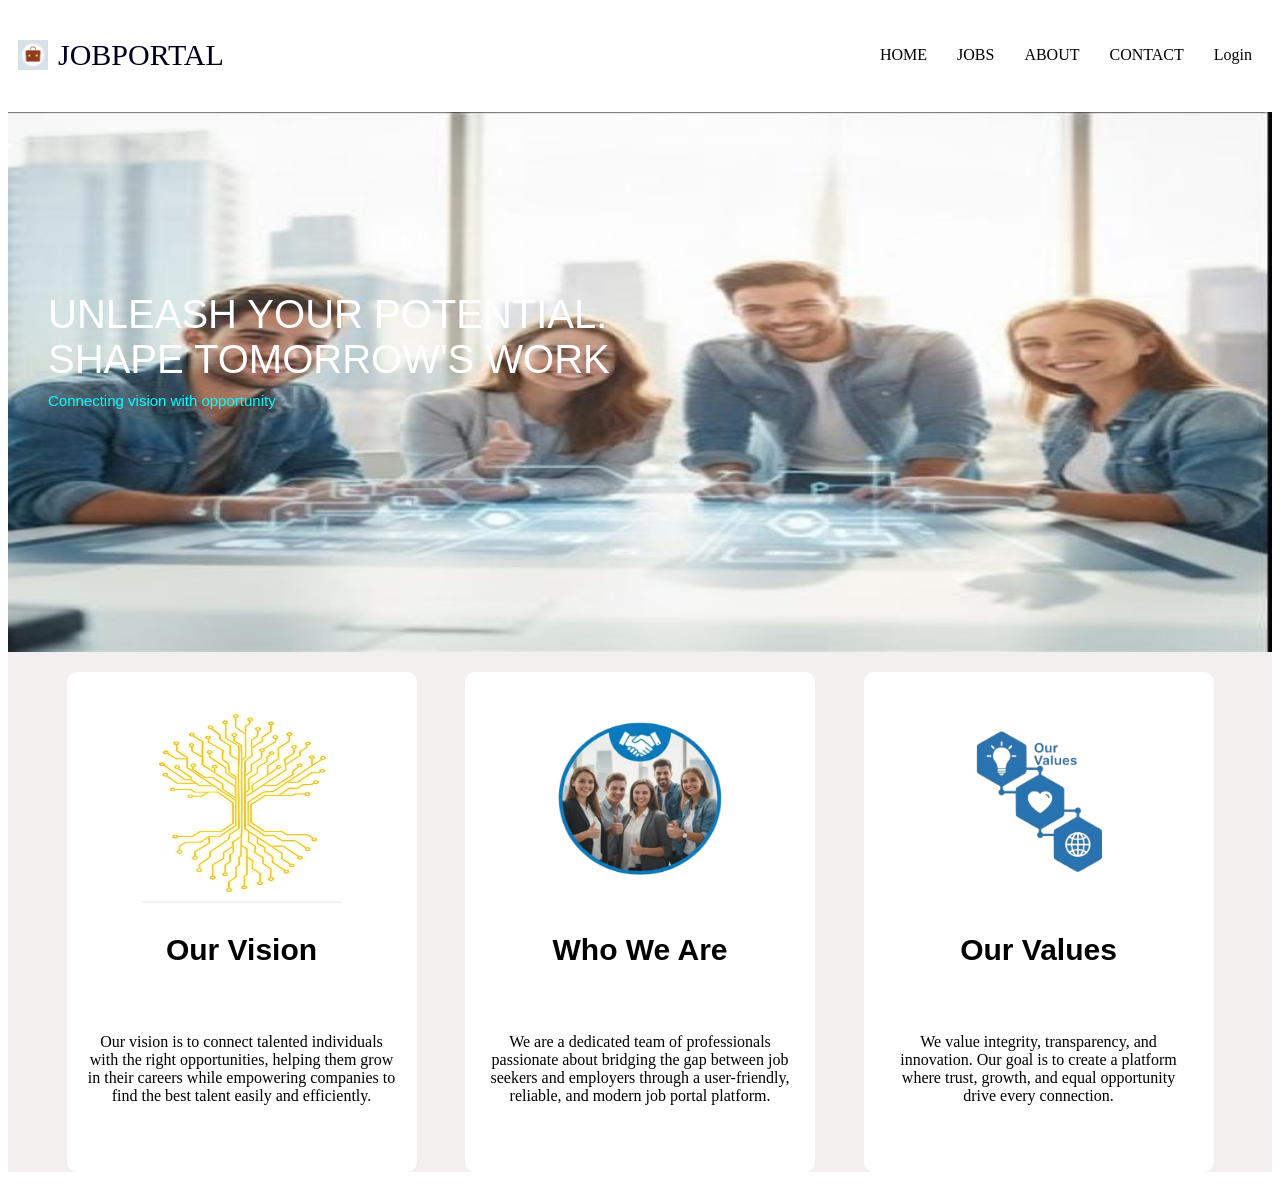
<file: aboutus.html>
<!DOCTYPE html>
<html lang="en">
<head>
    <meta charset="UTF-8">
    <meta name="viewport" content="width=device-width, initial-scale=1.0">
    <title>About Us</title>
    <link rel="stylesheet" href="css/aboutus.css">
</head>
<body>
    <header>
            <div class="header-div">
            <div class="headerist-div">
                <img src="images/office-bag-briefcase-icon-business-concept-flat-vector-23217046.jpg" height="30px">
                <p class="heading">JOBPORTAL</p>
            </div>
            <div class="header2nd-div">
                <a href="index.html">HOME</a>
                <a href="joblisting.html">JOBS</a>
                <a href="aboutus.html">ABOUT</a>
                <a href="contactus.html">CONTACT</a>
                <a href="login.html" id="loginButton">Login</a>
            </div>
        </div>
</header>
        <main>
              <div class="main1st-div">
            <img src="images/aboutus.jpg" class="header-img">
            <p class="para">UNLEASH YOUR POTENTIAL.<br>SHAPE TOMORROW'S WORK</p>        
            <p class="subheading">Connecting vision with opportunity</p>
        </div>
            <div class="container">
                <div class="cards">
<img src="images/card1.jpg" class="card-img">
<p class="card-heading">Our Vision</p>
<p class="cardContent">Our vision is to connect talented individuals with the right opportunities, helping them grow in their careers while empowering companies to find the best talent easily and efficiently.</p>
                </div>
                  <div class="cards">
<img src="images/card2.png" class="card-img">
<p class="card-heading">Who We Are</p>
<p class="cardContent">We are a dedicated team of professionals passionate about bridging the gap between job seekers and employers through a user-friendly, reliable, and modern job portal platform.</p>                </div>
                  <div class="cards">
<img src="images/card3.png" class="card-img">
<p class="card-heading">Our Values</p>
<p class="cardContent">We value integrity, transparency, and innovation. Our goal is to create a platform where trust, growth, and equal opportunity drive every connection.</p>
                </div>
            </div>
        </main>
</body>
</html>
</file>
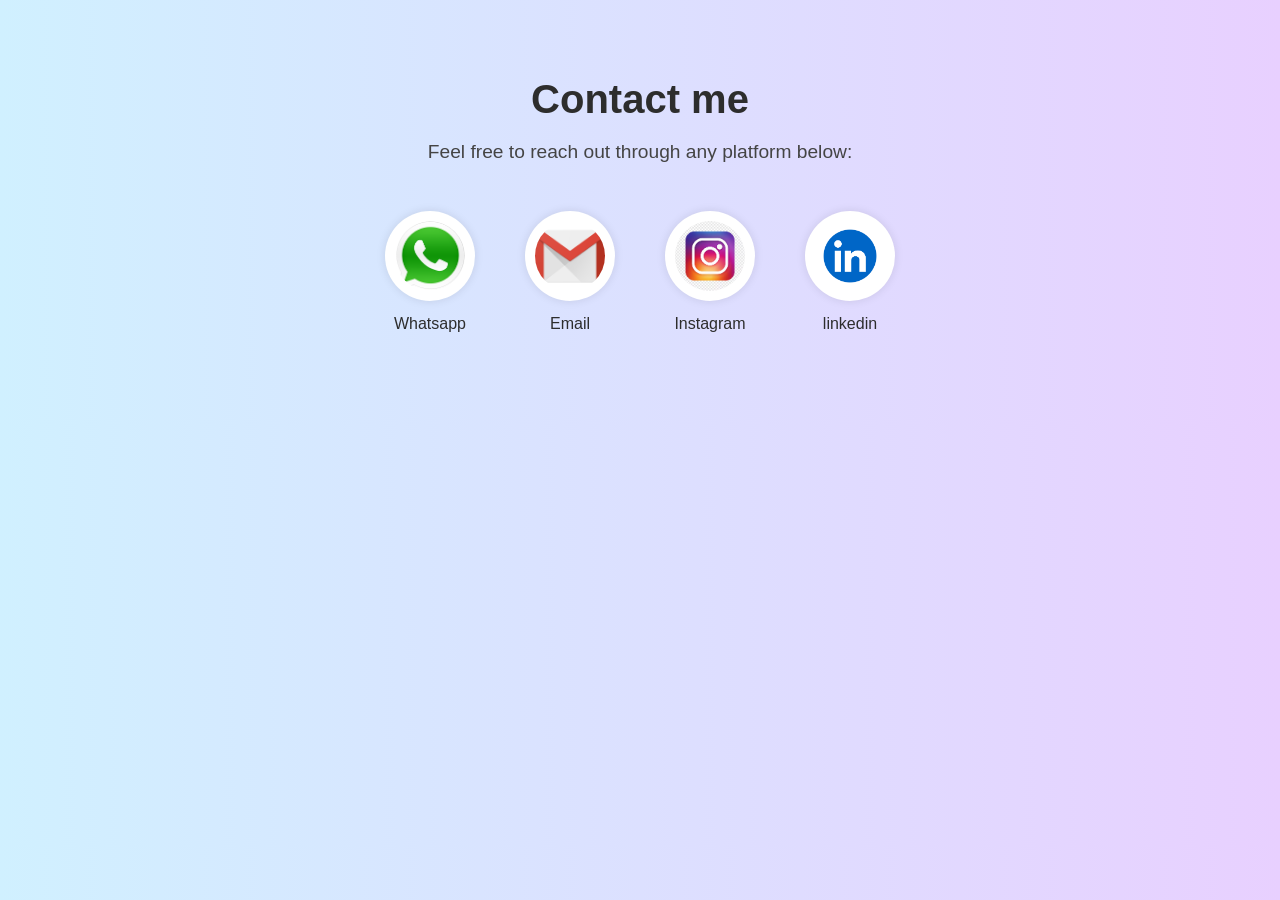
<file: contactus.html>
<!DOCTYPE html>
<html lang="en">
<head>
    <meta charset="UTF-8">
    <meta name="viewport" content="width=device-width, initial-scale=1.0">
    <title>contact us</title>
    <link rel="stylesheet" href="css/contact.css">
</head>
<body>
    <header>
        <h1>Contact me</h1>
        <p>Feel free to reach out through any platform below:</p>
    </header>
    <br>
    <main>
        <div class="contact-icons">
        <div class="icon-box">
            <a href="https://wa.me/919478922753" target="_blank"><img src="images/contact1.png">
</a>
            <p>Whatsapp</p>
        </div>
        <div class="icon-box">
            <a href="mailto:maneshwar.sharma07@gmail.com" target="_blank"><img src="images/gmail.webp">
</a>
        <p>Email</p>
        </div>
        <div class="icon-box">
            <a href="https://www.instagram.com/maneshwar.sharma07" target="_blank"><img src="images/instagram.jpg">
</a>
            <p>Instagram</p>
        </div>
        <div class="icon-box">
            <a href="https://www.linkedin.com/in/maneshwar-sharma" target="_blank"><img src="images/linkedin.webp">
</a>
            <p>linkedin</p>
        </div>
          </div>
    </main>
</body>
</html>
</file>
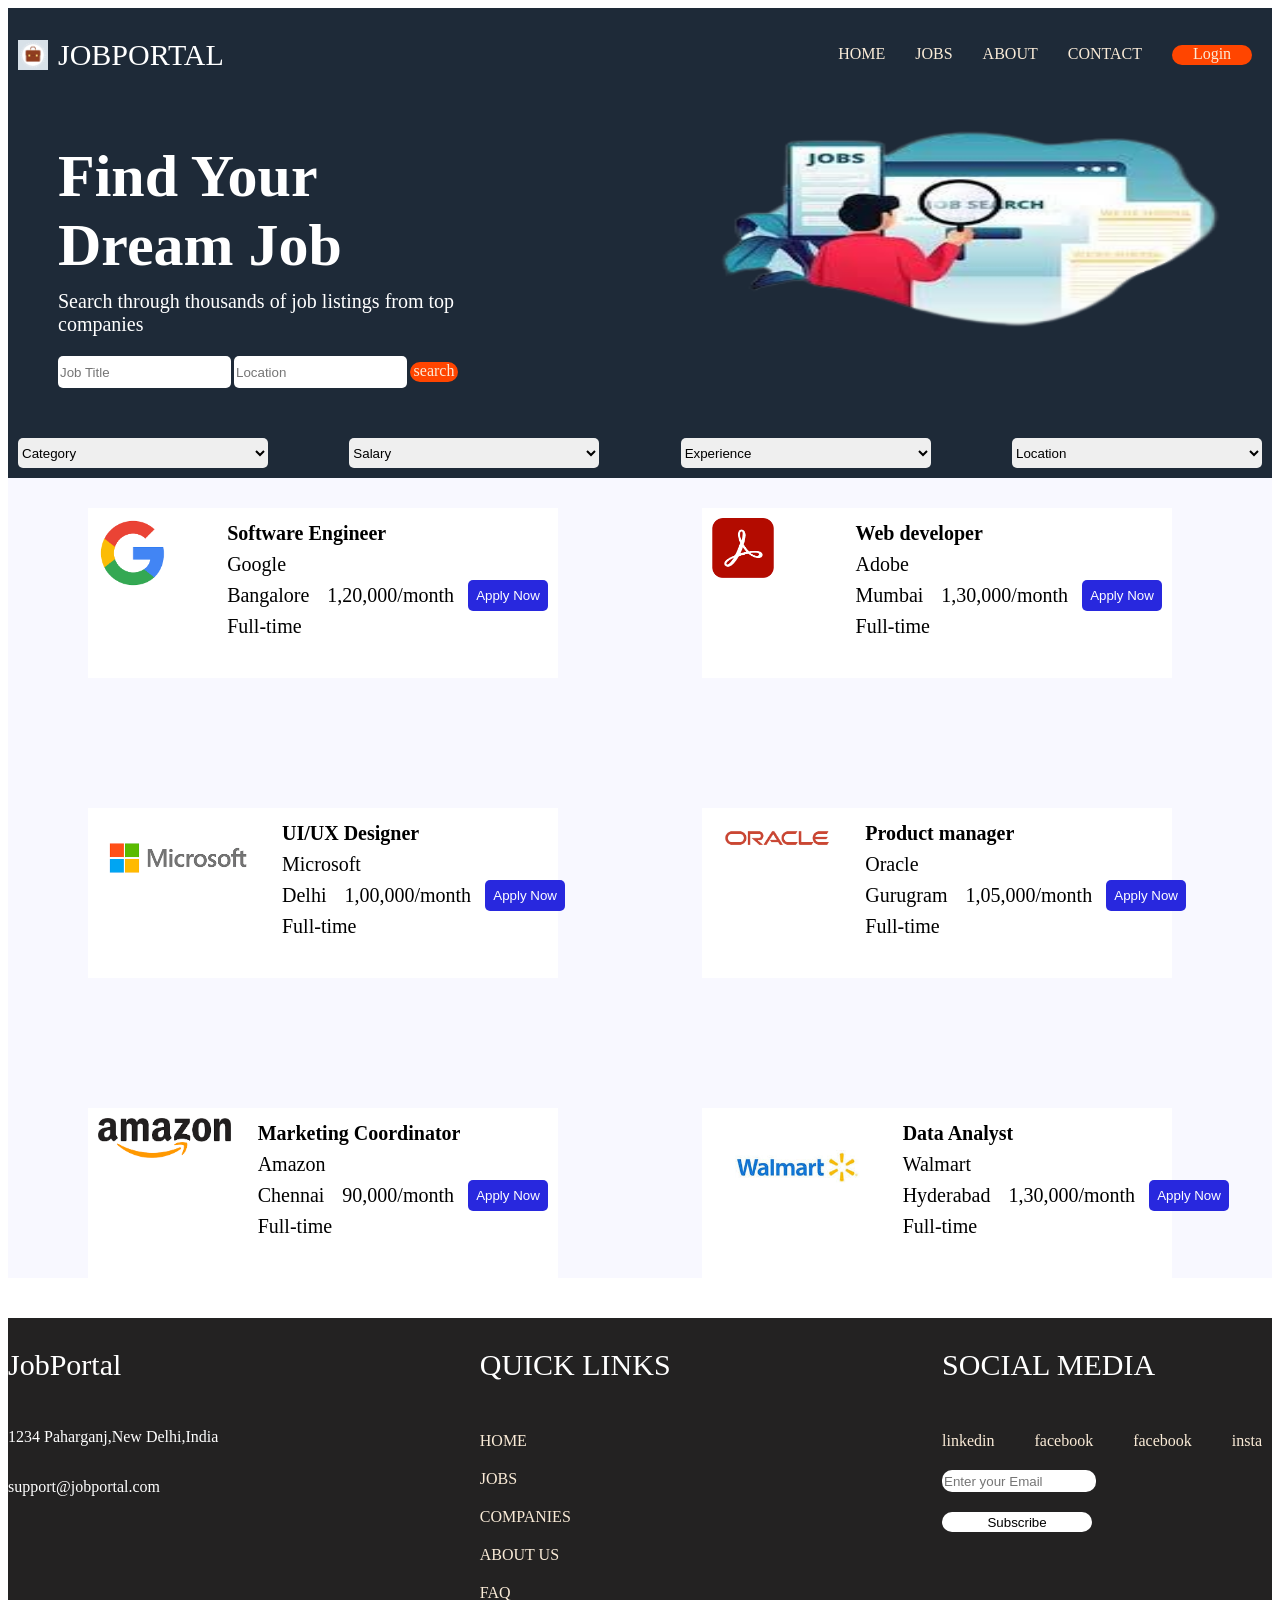
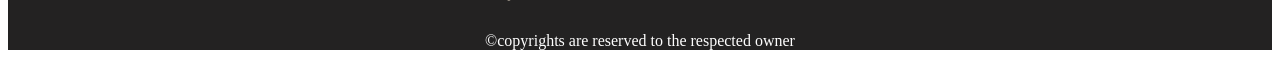
<file: joblisting.html>
<!DOCTYPE html>
<html lang="en">
<head>
    <meta charset="UTF-8">
    <meta name="viewport" content="width=device-width, initial-scale=1.0">
    <title>Job listing</title>
    <link rel="stylesheet" href="css/joblisting.css">
</head>
<body>
     <header>
        <div class="header-div">
            <div class="headerist-div">
                <img src="images/office-bag-briefcase-icon-business-concept-flat-vector-23217046.jpg" height="30px">
                <p class="heading">JOBPORTAL</p>
            </div>
            <div class="header2nd-div">
                <a href="index.html">HOME</a>
                <a href="joblisting.html">JOBS</a>
                <a href="aboutus.html">ABOUT</a>
                <a href="contact.html">CONTACT</a>
                <a href="login.html" id="loginButton">Login</a>
            </div>
        </div>

       <div class="intro-div">
            <div class="heading-div">
                <h1>Find Your Dream Job</h1>
                <h3 id="subheading">Search through thousands of job listings from top companies</h3>
                <div class="search-div">
                    <input type="text" placeholder="Job Title" class="input-button1">
                    <input type="location" placeholder="Location" class="input-button1">
                    <a class="searchbutton">search</a>
                </div>

            </div>
            <div class="header-image">
                <img src="images/images-removebg-preview (2).png" height="250px" width="600px">
            </div>
        </div>
<div class="choices">
            <div>
                 <select class="input-button2">
                        <option>Category</option>
                        <option value="Remote">It and software</option>
                        <option value="Ahmedabad">Marketing</option>
                        <option value="Delhi">Finance</option>
                        <option value="Noida">HR</option>
                        <option value="Mumbai">Education</option>
                        <option value="Bangalore">Healthcare</option>
                        <option value="Gurugram">Engineering</option>
                        <option value="Chennai">Sales</option>
                        <option value="Hyderabad">Customer Services</option>
                    </select>
            </div>
            <div>
                 <select class="input-button2">
                        <option>Salary</option>
                        <option value="Remote">10000-20000</option>
                        <option value="Ahmedabad">20000-30000</option>
                        <option value="Delhi">30000-40000</option>
                        <option value="Noida">40000-50000</option>
                        <option value="Mumbai">50000-60000</option>
                        <option value="Bangalore">60000-70000</option>
                        <option value="Gurugram">70000-80000</option>
                        <option value="Chennai">80000-100000</option>
                        <option value="Hyderabad">>1000000</option>
                    </select>
            </div>
            <div>
                 <select class="input-button2">
                        <option>Experience</option>
                        <option value="freshers">freshers</option>
                        <option value=" less than 1 year"> less than 1 year</option>
                        <option value="1-2 years">1-2 years</option>
                        <option value="2-3 years">2-3 years</option>
                        <option value="3-4 years">3-4 years</option>
                        <option value="4-5 years">4-5 years</option>
                        <option value="5-6 years">5-6 years</option>
                        <option value="6-7 years">6-7 years</option>
                        <option value="more than 7 years">>7</option>
                    </select>
            </div>
            <div>
                 <select class="input-button2">
                        <option>Location</option>
                        <option value="Remote">Remote</option>
                        <option value="Ahmedabad">Ahmedabad</option>
                        <option value="Delhi">Delhi</option>
                        <option value="Noida">Noida</option>
                        <option value="Mumbai">Mumbai</option>
                        <option value="Bangalore">Bangalore</option>
                        <option value="Gurugram">Gurugram</option>
                        <option value="Chennai">Chennai</option>
                        <option value="Hyderabad">Hyderabad</option>
                    </select>
                </div>
        </div>
        
</header>

        <main>
            <section>
                <div class="combinedmainjobs">
<div class="mainjobs">
    <div class="jobTitle">
        <img src="images/googlelogo.png" height="70px">
<div class="jobdetails">
    <p class="subheading">Software Engineer</p>
    <p>Google</p>
    <div class="jobdetails2">
    <p>Bangalore</p>
    <p>1,20,000/month</p>
<button class="applybutton">Apply Now</button>
</div>
    <p>Full-time</p>
</div>
    </div>
    
    <div class="jobTitle">
 <img src="images/microsoft.png" height="80px">
<div class="jobdetails">
    <p class="subheading">UI/UX Designer</p>
    <p>Microsoft</p>
    <div class="jobdetails2">
    <p>Delhi</p>
    <p>1,00,000/month</p>
<button class="applybutton">Apply Now</button>
</div>
    <p>Full-time</p>
</div>
    </div>
    <div class="jobTitle">
         <img src="images/amazon.png" height="40px">
<div class="jobdetails">
    <p class="subheading">Marketing Coordinator</p>
    <p>Amazon</p>
    <div class="jobdetails2">
    <p>Chennai</p>
    <p>90,000/month</p>
    <button class="applybutton">Apply Now</button>
</div>
    <p>Full-time</p>
</div>
    </div>
</div>

<div class="mainjobs">
 <div class="jobTitle">
         <img src="images/adobe.png" height="60px">
<div class="jobdetails">
    <p class="subheading">Web developer</p>
    <p>Adobe</p>
    <div class="jobdetails2">
    <p>Mumbai</p>
    <p>1,30,000/month</p>
    <button class="applybutton">Apply Now</button>
</div>
    <p>Full-time</p>
</div>
    </div>
     <div class="jobTitle">
         <img src="images/oracle.png" height="40px">
<div class="jobdetails">
    <p class="subheading">Product manager</p>
    <p>Oracle</p>
    <div class="jobdetails2">
    <p>Gurugram</p>
    <p>1,05,000/month</p>
    <button class="applybutton">Apply Now</button>
</div>
    <p>Full-time</p>
</div>
    </div>
     <div class="jobTitle">
         <img src="images/walmart.jpeg" height="100px">
<div class="jobdetails">
    <p class="subheading">Data Analyst</p>
    <p>Walmart</p>
    <div class="jobdetails2">
    <p>Hyderabad</p>
    <p>1,30,000/month</p>
    <button class="applybutton">Apply Now</button>
</div>
    <p>Full-time</p>
</div>
    </div>
</div>
</div>
            </section>
        </main>






        <footer>
  <div class="footer-div">
<div class="footerist-div">
<p class="footerpara">JobPortal</p>
<p class="footerinnerpara">1234 Paharganj,New Delhi,India</p>
<p class="footerinnerpara">support@jobportal.com</p>
</div>
<div class="footer2nd-div">
<p class="footerpara">QUICK LINKS</p>
 <a href="home.html">HOME</a>
  <a href="jobs.html">JOBS</a>
  <a href="companies.html">COMPANIES</a>
  <a href="about-us.html">ABOUT US</a>
  <a href="#">FAQ</a>
</div>
<div class="footer3rd-div">
<p class="footerpara">SOCIAL MEDIA</p>
<div class="links">
<a>linkedin</a>
<a>facebook</a>
<a>facebook</a>
<a>insta</a>
</div>
<input placeholder="Enter your Email" class="footer-button">
<button class="footer-button">Subscribe</button>
</div>
</div>
<p id="lastpara">©copyrights are reserved to the respected owner</p>
</footer>
    
</body>
</html>
</file>
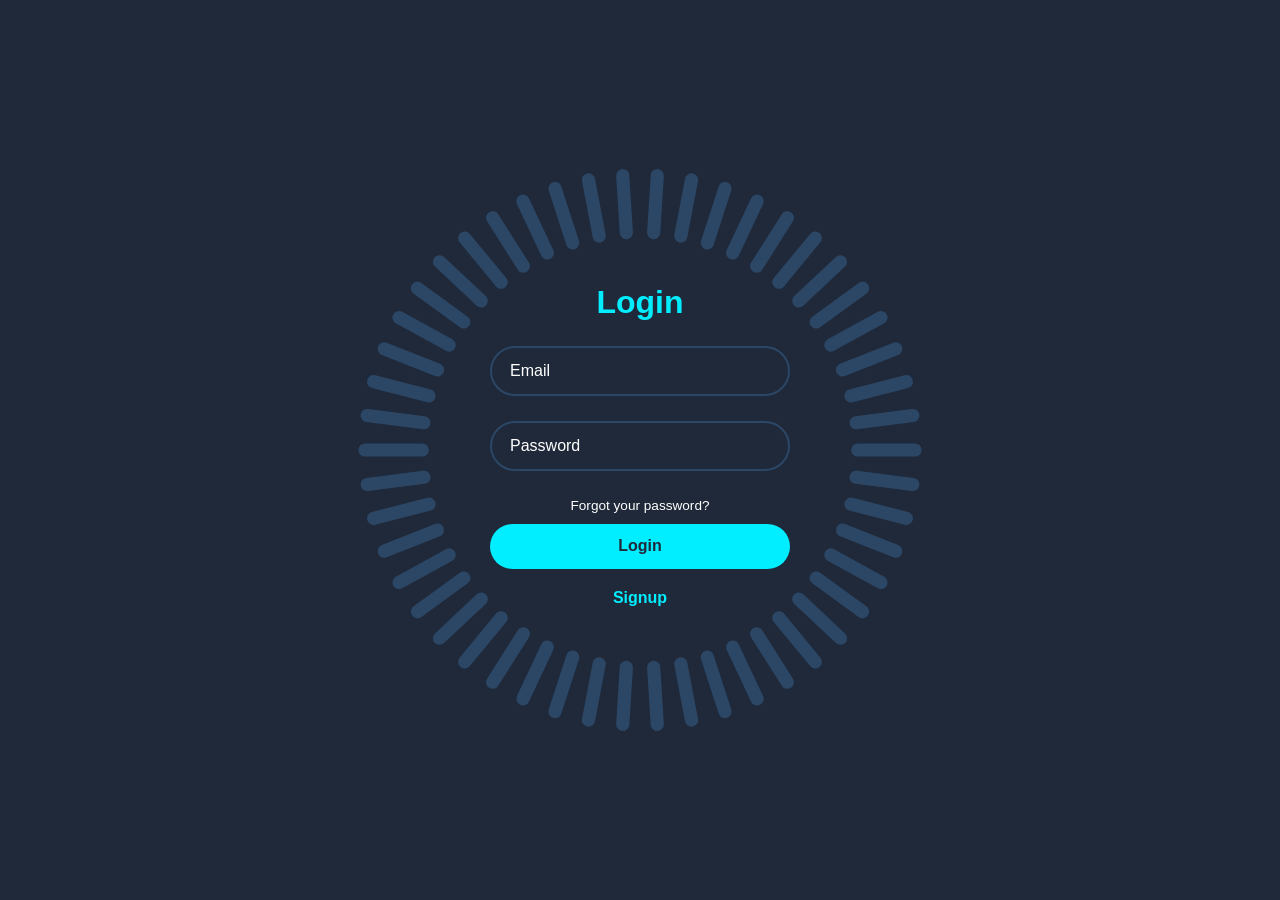
<file: login.html>
<!DOCTYPE html>
<html lang="en">
<head>
  <meta charset="UTF-8">
  <meta name="viewport" content="width=device-width, initial-scale=1.0">
  <title>LOGIN</title>
  <link rel="stylesheet" href="css/login.css">
</head>
<body>
  <div class="container">
  <div class="login-box">
    <h2>Login</h2>
    <form>
      <div class="input-box">
        <input type="email" required>
        <label>Email</label>
      </div>
       <div class="input-box">
        <input type="password" required>
        <label>Password</label>
      </div>
      <div class="forgot-pass">
        <a href="#">Forgot your password?</a>
      </div>
      <button type="submit" class="btn">Login</button>
      <div class="signup-link">
        <a href="#">Signup</a>
      </div>
    </form>
  </div>
  <span style="--i:0;"></span>
  <span style="--i:1;"></span>
    <span style="--i:2;"></span>
    <span style="--i:3;"></span>
    <span style="--i:4;"></span>
    <span style="--i:5;"></span>
    <span style="--i:6;"></span>
    <span style="--i:7;"></span>
    <span style="--i:8;"></span>
    <span style="--i:9;"></span>
    <span style="--i:10;"></span>
    <span style="--i:11;"></span>
    <span style="--i:12;"></span>
    <span style="--i:13;"></span>
    <span style="--i:14;"></span>
    <span style="--i:15;"></span>
    <span style="--i:16;"></span>
    <span style="--i:17;"></span>
    <span style="--i:18;"></span>
    <span style="--i:19;"></span>
    <span style="--i:20;"></span>
    <span style="--i:21;"></span>
    <span style="--i:22;"></span>
    <span style="--i:23;"></span>
    <span style="--i:24;"></span>
    <span style="--i:25;"></span>
    <span style="--i:26;"></span>
    <span style="--i:27;"></span>
    <span style="--i:28;"></span>
    <span style="--i:29;"></span>
    <span style="--i:30;"></span>
    <span style="--i:31;"></span>
    <span style="--i:32;"></span>
    <span style="--i:33;"></span>
    <span style="--i:34;"></span>
    <span style="--i:35;"></span>
    <span style="--i:36;"></span>
    <span style="--i:37;"></span>
    <span style="--i:38;"></span>
    <span style="--i:39;"></span>
    <span style="--i:40;"></span>
    <span style="--i:41;"></span>
    <span style="--i:42;"></span>
    <span style="--i:43;"></span>
    <span style="--i:44;"></span>
    <span style="--i:45;"></span>
    <span style="--i:46;"></span>
    <span style="--i:47;"></span>
    <span style="--i:48;"></span>
    <span style="--i:49;"></span>
 
    

  </div>
</body>
</html>
</file>
<file: css/aboutus.css>
main{
     background-color:rgb(243, 239, 239);
    
}
header{
    background-color:#fff;
    margin-bottom:0px;
    padding:0px;
 
}
.headerist-div{
    display:flex;
    flex-direction:row;
    align-items:center;
    margin-left:10px;
    gap:10px;
   
}
.heading{
    font-size:30px;
    color:rgb(1, 1, 30);
}
.header-div{
    display:flex;
    flex-direction:row;
    justify-content:space-between;
    align-items:center;
  
}
.header2nd-div{
    display:flex;
    gap:30px;
margin-right:20px;
}
a{
    color:black;
    text-decoration:none;
}
.main1st-div{
    position:relative;
    height:60vh;
width:100%;
}
.para{
    z-index:1;
    position:relative;
    font-size:40px;
    padding-top:180px;
    padding-left:30px;
    padding-bottom:0px;
    color:#fff;
    margin:10px;
    font-family:sans-serif,'poppins';
}
.header-img{
    position:absolute;
    z-index:0;
    height:100%;
    width:100%;
}
.subheading{
     z-index:1;
    position:relative;
    font-size:15px;
    padding-top:0px;
    margin:10px;
    padding-left:30px;
    color:aqua;
    font-family:sans-serif,'poppins';
}
.container{
    display:flex;
    flex-direction:row;
 gap:40px;
 margin:20px;
 margin-left:50px;
 margin-right:50px;
 justify-content:space-evenly;
}
.cards{
    display:flex;
    flex-direction:column;
    height:500px;
    width:350px;
    background-color:#ffffff;
    border-radius:10px;
    color:black;
    text-align:center;
    justify-content:center;
    align-items:center;

}
.card-img{
    height:200px;
    width:200px;
}
.card-heading{
    font-size:30px;
    font-family:sans-serif;
    font-weight:bold;
}
.cardContent{
    padding:20px;
}
/* =======================
   RESPONSIVE CSS
   ======================= */

/* Tablets (max-width: 900px) */
@media (max-width: 900px) {

    .header-div{
        flex-direction:column;
        gap:15px;
    }

    .header2nd-div{
        gap:15px;
        margin-right:0;
        justify-content:center;
    }

    .para{
        font-size:32px;
        padding-top:140px;
        padding-left:20px;
        text-align:left;
    }

    .subheading{
        font-size:14px;
        padding-left:20px;
    }

    .container{
        flex-wrap:wrap;
        gap:30px;
        margin-left:20px;
        margin-right:20px;
    }

    .cards{
        width:300px;
        height:auto;
        padding:20px;
    }

    .card-img{
        height:180px;
        width:180px;
    }
}

/* Mobile devices (max-width: 600px) */
@media (max-width: 600px) {

    .heading{
        font-size:22px;
    }

    .para{
        font-size:24px;
        padding-top:120px;
        padding-left:15px;
    }

    .subheading{
        font-size:13px;
        padding-left:15px;
    }

    .main1st-div{
        height:50vh;
    }

    .container{
        flex-direction:column;
        align-items:center;
        gap:25px;
        margin:15px;
    }

    .cards{
        width:90%;
    }

    .card-heading{
        font-size:24px;
    }

    .cardContent{
        padding:15px;
    }
}

/* Small mobile devices (max-width: 400px) */
@media (max-width: 400px) {

    .para{
        font-size:20px;
        padding-top:100px;
    }

    .subheading{
        font-size:12px;
    }

    .card-img{
        height:150px;
        width:150px;
    }

    .card-heading{
        font-size:22px;
    }
}
</file>
<file: css/contact.css>
body{
    margin:0;
    padding:0;
    font-family:'Segoe UI', Tahoma, Geneva, Verdana, sans-serif;
    background:linear-gradient(to right, #d0f0ff,#e8d0ff);
    text-align:center;
}
header{
    padding-top:50px;
}
h1{
    font-size:2.5rem;
    color:#2d2d2d;
    margin-bottom:10px;
}
p{
    font-size:1.2rem;
    margin-bottom:30px;
    color:#444;
}
.contact-icons{
    display:flex;
justify-content:center;
flex-wrap:wrap;
gap:40px;
padding:0 20px 60px;
}
.icon-box{
    width:100px;
}
.icon-box img{
   width:70px;
   height:70px;
   border-radius:50%;
   background-color:white;
   padding:10px;
   box-shadow:0 0 10px rgba(0, 0,0,0.1);
}
.icon-box p{
    margin-top:10px;
    font-size:1rem;
font-weight:500;
color:#2d2d2d;
}
/* ========= Responsive Design for Contact Section ========= */
@media (max-width: 1024px) {
  h1 {
    font-size: 2rem;
  }

  p {
    font-size: 1.1rem;
  }

  .icon-box {
    width: 90px;
  }

  .icon-box img {
    width: 60px;
    height: 60px;
    padding: 8px;
  }

  .icon-box p {
    font-size: 0.95rem;
  }
}

@media (max-width: 768px) {
  h1 {
    font-size: 1.8rem;
  }

  p {
    font-size: 1rem;
    margin-bottom: 20px;
    padding: 0 10px;
  }

  .contact-icons {
    gap: 30px;
    padding: 0 10px 40px;
  }

  .icon-box {
    width: 80px;
  }

  .icon-box img {
    width: 55px;
    height: 55px;
    padding: 7px;
  }

  .icon-box p {
    font-size: 0.9rem;
  }
}

@media (max-width: 480px) {
  h1 {
    font-size: 1.6rem;
  }

  p {
    font-size: 0.95rem;
  }

  .contact-icons {
    gap: 20px;
    padding: 0 5px 30px;
  }

  .icon-box {
    width: 70px;
  }

  .icon-box img {
    width: 50px;
    height: 50px;
    padding: 6px;
  }

  .icon-box p {
    font-size: 0.85rem;
  }
}
</file>
<file: css/joblisting.css>
header{
    background-color:#1E2A38;
}
.headerist-div{
    display:flex;
    flex-direction:row;
    align-items:center;
    margin-left:10px;
    gap:10px;
}
.heading{
    font-size:30px;
    color:white;
}
.header-div{
    display:flex;
    flex-direction:row;
    justify-content:space-between;
    align-items:center;
}
.header2nd-div{
    display:flex;
    gap:30px;
margin-right:20px;
}
h3{
    color:white;
}
a{
    text-decoration:none;
    color:antiquewhite;
}
#loginButton{
    border:none;
    border-radius:10px;
    background-color:orangered;
    height:20px;
    width:80px;
    text-align:center;
}
h1{
    font-size:60px;
    color:white;
    margin-bottom:10px;
}
.subheading{
    margin-top:0px;
    font-weight:bolder;
    font-size:20px;
}
#subheading{
    margin-top:0px;
    font-weight:lighter;
    font-size:20px;
}
.search-div{
    display:flex;
    gap:3px;
    align-items:center;
}
.intro-div{
    display:flex;
    flex-direction:row;
    justify-content:space-between;
}
.heading-div{
    display:flex;
    flex-direction:column;
    width:400px;
    margin-left:50px;
    
}
.input-button1{
    color:black;
    height:30px;
    width:250px;
    border:none;
    border-radius:5px;
    margin-bottom:50px;
}
.searchbutton{
    border:none;
    border-radius:10px;
    background-color:orangered;
    height:20px;
    width:100px;
    text-align:center;
    cursor:pointer;
    margin-bottom:50px;
}
.choices{
    display:flex;
justify-content:space-between;
}
.input-button2{
     color:black;
    height:30px;
    width:250px;
    border:none;
    border-radius:5px;
    margin-bottom:10px;
margin-left:10px;
margin-right:10px;
}
.mainjobs{
    display:flex;
    flex-direction:column;
gap:100px;
}
main{
    background-color:ghostwhite;
}
.combinedmainjobs{
    display:flex;
    flex-direction:row;
    justify-content:space-between;
    margin-left:50px;
    margin-right:100px;
}
.jobTitle{
    display:flex;
    gap:20px;
     margin-bottom:0px;
     align-items:flex-start;
    margin:0px;
    margin-top:30px;
    margin-left:30px;
    background-color:white;
    width:450px;
    height:150px;
    justify-content:space-between;
    padding:10px;
}
.jobdetails p{
    margin:2px;
    padding:2px;
    gap:0px;
    font-size:20px;
}
.jobdetails{
    display:flex;
    flex-direction:column;
    font-size:15px;
    margin:0px;
    padding:0px;
    gap:0px;
}
.jobdetails2{
    display:flex;
    gap:10px;
}
.applybutton{
    background-color:rgb(40, 40, 222);
    color:white;
    border:none;
    width:80px;
    border-radius:5px;
}














.footer-div{
    background-color:rgb(35, 34, 34);
    display:flex;
    justify-content:space-between;
margin-top:40px;
}
.footerist-div{
    display:flex;
    flex-direction:column;
  
}
.footerpara{
color:white;
font-size:30px;
}
.footer2nd-div{
    display:flex;
    flex-direction:column;
    gap:20px;
    margin-left:20px;
    margin-right:10px;
    margin-top:0px;
    margin-bottom:30px;
}
.footer3rd-div{
     display:flex;
    flex-direction:column;
    gap:20px;
    margin-left:20px;
    margin-right:10px;
}
.links{
    display:flex;
   gap:40px;
}
.footerinnerpara{
    color:white;
}
.footer-button{
    color:black;
    background-color: white;
    height:20px;
    width:150px;
    border:none;
    border-radius:10px;
}
#lastpara{
    background-color:rgb(35, 34, 34);
    margin-top:0px;
    color:white;
   display:flex;
   justify-content:center;
}
/* =======================
   RESPONSIVE CSS
   ======================= */

/* Tablets (max-width: 900px) */
@media (max-width: 900px) {

    .header-div{
        flex-direction:column;
        gap:15px;
    }

    .header2nd-div{
        gap:15px;
        margin-right:0;
        justify-content:center;
    }

    h1{
        font-size:45px;
    }

    .intro-div{
        flex-direction:column;
        align-items:center;
        gap:30px;
    }

    .heading-div{
        width:80%;
        margin-left:0;
        text-align:center;
    }

    .search-div{
        justify-content:center;
        flex-wrap:wrap;
    }

    .choices{
        flex-direction:column;
        align-items:center;
        gap:10px;
    }

    .combinedmainjobs{
        flex-direction:column;
        align-items:center;
        gap:50px;
        margin-left:20px;
        margin-right:20px;
    }

    .jobTitle{
        width:90%;
    }

    .footer-div{
        flex-direction:column;
        align-items:center;
        text-align:center;
        gap:30px;
    }

    .links{
        justify-content:center;
        flex-wrap:wrap;
    }
}

/* Mobile devices (max-width: 600px) */
@media (max-width: 600px) {

    .heading{
        font-size:22px;
    }

    h1{
        font-size:35px;
    }

    .subheading,
    #subheading{
        font-size:16px;
    }

    .header2nd-div{
        flex-direction:column;
        align-items:center;
        gap:10px;
    }

    .input-button1,
    .input-button2{
        width:200px;
    }

    .searchbutton{
        width:100px;
    }

    .jobTitle{
        flex-direction:column;
        height:auto;
        gap:15px;
    }

    .jobdetails p{
        font-size:16px;
    }

    .footerpara{
        font-size:22px;
    }

    .footer-button{
        width:120px;
    }
}

/* Small mobile screens (max-width: 400px) */
@media (max-width: 400px) {

    h1{
        font-size:28px;
    }

    .input-button1,
    .input-button2{
        width:180px;
    }

    .jobdetails p{
        font-size:14px;
    }

    .applybutton{
        width:70px;
    }
}
</file>
<file: css/login.css>
*{
    margin:0;
    padding:0;
    box-sizing:border-box;
    font-family:'poppins',sans-serif;
}
body{
    display:flex;
    justify-content:center;
    align-items:center;
    min-height: 100vh;
    background:#1f293a;
}
.container{
    position:relative;
    width:256px;
    height:256px;
    display:flex;
    justify-content:center;
    align-items:center;
}
.login-box{
    position:absolute;
    width:400px;
}
.login-box form{
    width:100%;
    padding:0 50px;
}
h2{
    font-size:2em;
    color:#0ef;
    text-align:center;
}
.input-box{
    position:relative;
    margin:25px 0;
}
.input-box input{
    width:100%;
    height:50px;
    background:transparent;
    border:2px,solid,#2c4766;
    outline:none;
    border-radius:40px;
    font-size:1em;
    color:#fff;
    padding:0 20px;
    translate:.5s ease;
}
.input-box input:focus,.input-box input:valid{

border-color:#0ef;
}
.input-box label{
    position:absolute;
    top:50%;
    left:20px;
    transform:translateY(-50%);
    font-size:1em;
    color:#fff;
    pointer-events:none;
}
.input-box input:focus~label,.input-box input:valid~label{
top:1px;
font-size:.8em;
background:#1f293a;
padding:0 6px;
color:#0ef;

}
.forgot-pass{
    margin:15px 0 10px;
    text-align:center;
}
.forgot-pass a{
    font-size:.85em;
    color:#fff;
    text-decoration:none;
}
.forgot-pass a:hover{
    text-decoration:underline;

}
.btn{
    width:100%;
    height:45px;
    background:#0ef;
    border:none;
    outline:none;
    border-radius:40px;
    font-size:1em;
    color:#1f293a;
    font-weight:600;
}
.signup-link{
    margin:20px 0 10px;
    text-align:center;
}
.signup-link a{
    font-size:1em;
    color:#0ef;
    text-decoration: none;
    font-weight:600;
}
.signup-link a:hover{
    text-decoration:underline;
}
.container span{
    position:absolute;
    left:0;
    width:32px;
    height:6px;
border-radius:8px;
    background-color:#2c4766;
transform-origin:128px;
transform: scale(2.2) rotate(calc(var(--i)*(360deg / 50)));
animation:animateBlink 3s linear infinite;
animation-delay:calc(var(--i)*(3s/50));
}
@keyframes animateBlink{
    0%{
        background:#0ef;
    }
    25%{
        background:#2c4766;
    }
}
/* =======================
   RESPONSIVE CSS
   ======================= */

/* Tablets */
@media (max-width: 768px) {

    .login-box{
        width:350px;
    }

    .login-box form{
        padding:0 30px;
    }

    h2{
        font-size:1.8em;
    }

    .input-box input{
        height:45px;
        font-size:0.95em;
    }
}

/* Mobile devices */
@media (max-width: 480px) {

    body{
        padding:20px;
    }

    .container{
        width:200px;
        height:200px;
    }

    .login-box{
        width:100%;
        max-width:320px;
    }

    h2{
        font-size:1.5em;
    }

    .input-box input{
        height:42px;
        font-size:0.9em;
        padding:0 15px;
    }

    .btn{
        height:42px;
        font-size:0.95em;
    }

    .signup-link a,
    .forgot-pass a{
        font-size:0.9em;
    }

    .container span{
        transform-origin:100px;
        transform: scale(1.8) rotate(calc(var(--i)*(360deg / 50)));
    }
}

/* Very small screens */
@media (max-width: 360px) {

    h2{
        font-size:1.3em;
    }

    .login-box{
        max-width:280px;
    }

    .input-box{
        margin:20px 0;
    }

    .container span{
        transform-origin:90px;
        transform: scale(1.6) rotate(calc(var(--i)*(360deg / 50)));
    }
}
</file>
